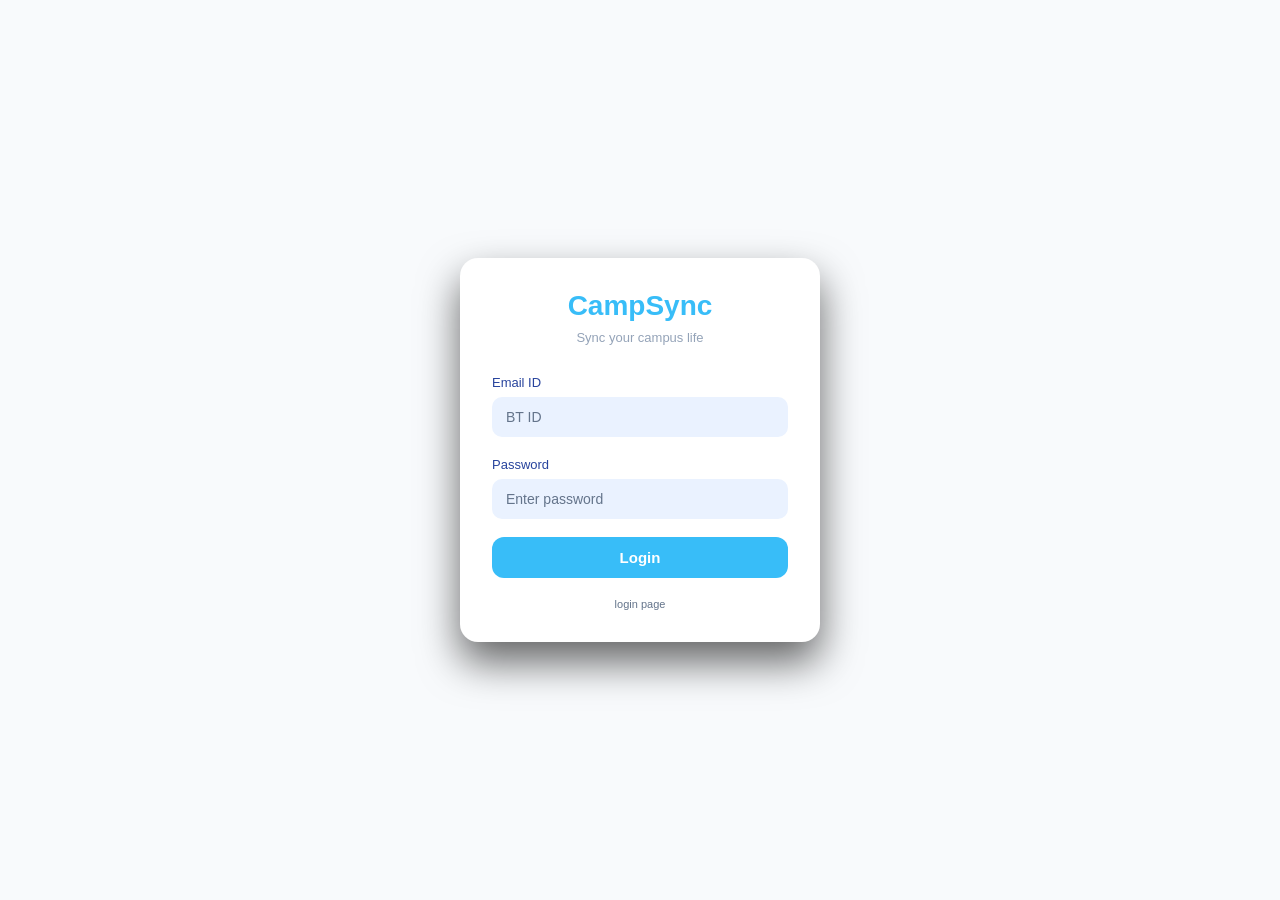
<file: index.html>
<!DOCTYPE html>
<html lang="en">
<head>
  <meta charset="UTF-8" />
  <title>CampSync Login</title>
  <meta name="viewport" content="width=device-width, initial-scale=1.0" />

  <style>
    * {
      box-sizing: border-box;
      font-family: 'Segoe UI', sans-serif;
    }

    body {
      margin: 0;
      height: 100vh;
      background: #f8fafc;
      display: flex;
      align-items: center;
      justify-content: center;
      color: white;
    }

    .login-card {
      background: #ffffff;
      padding: 32px;
      width: 360px;
      border-radius: 18px;
      box-shadow: 0 20px 40px rgba(0, 0, 0, 0.6);
      border-color: e2e8f0;
    }

    .logo {
      text-align: center;
      font-size: 28px;
      font-weight: 700;
      margin-bottom: 8px;
      color: #38bdf8;
    }

    .tagline {
      text-align: center;
      font-size: 13px;
      color: #94a3b8;
      margin-bottom: 28px;
    }

    label {
      font-size: 13px;
      color: #27439d;
    }

    input {
      width: 100%;
      padding: 12px 14px;
      margin-top: 6px;
      margin-bottom: 18px;
      border-radius: 10px;
      border: none;
      outline: none;
      background: #eaf2ff;
      color: #0e2852;
      font-size: 14px;
    }

    input::placeholder {
      color: #64748b;
    }

    button {
      width: 100%;
      padding: 12px;
      border-radius: 12px;
      border: none;
      background: #38bdf8;
      color: white;
      font-size: 15px;
      font-weight: 600;
      cursor: pointer;
      transition: transform 0.2s, opacity 0.2s;
    }

    button:hover {
      transform: translateY(-1px);
      opacity: 0.9;
    }

    .error {
      margin-top: 14px;
      text-align: center;
      color: #f87171;
      font-size: 13px;
      display: none;
    }

    .note {
      margin-top: 20px;
      font-size: 11px;
      color: #64748b;
      text-align: center;
    }
  </style>
</head>

<body>

  <div class="login-card">
    <div class="logo">CampSync</div>
    <div class="tagline">Sync your campus life</div>

    <label>Email ID</label>
    <input
      type="email"
      id="email"
      placeholder="BT ID"
    />

    <label>Password</label>
    <input
      type="password"
      id="password"
      placeholder="Enter password"
    />

    <button onclick="login()">Login</button>

    <div class="error" id="errorMsg">
      Invalid email or password
    </div>

    <div class="note">
      login page  
    </div>
  </div>

  <script>
    function login() {
      const email = document.querySelector('#email').value.trim();
      const password = document.querySelector('#password').value.trim();
      const errorMsg = document.querySelector('#errorMsg');

    
      if (
        (email === 'bt25cse041@iiitn.ac.in' && password === 'vix1') ||
        (email === 'bt25cse056@iiitn.ac.in' && password === 'cat1')
      ) {
        window.location.href = 'home.html';
      } else {
        errorMsg.style.display = 'block';
      }
    }
  </script>

</body>
</html>
</file>
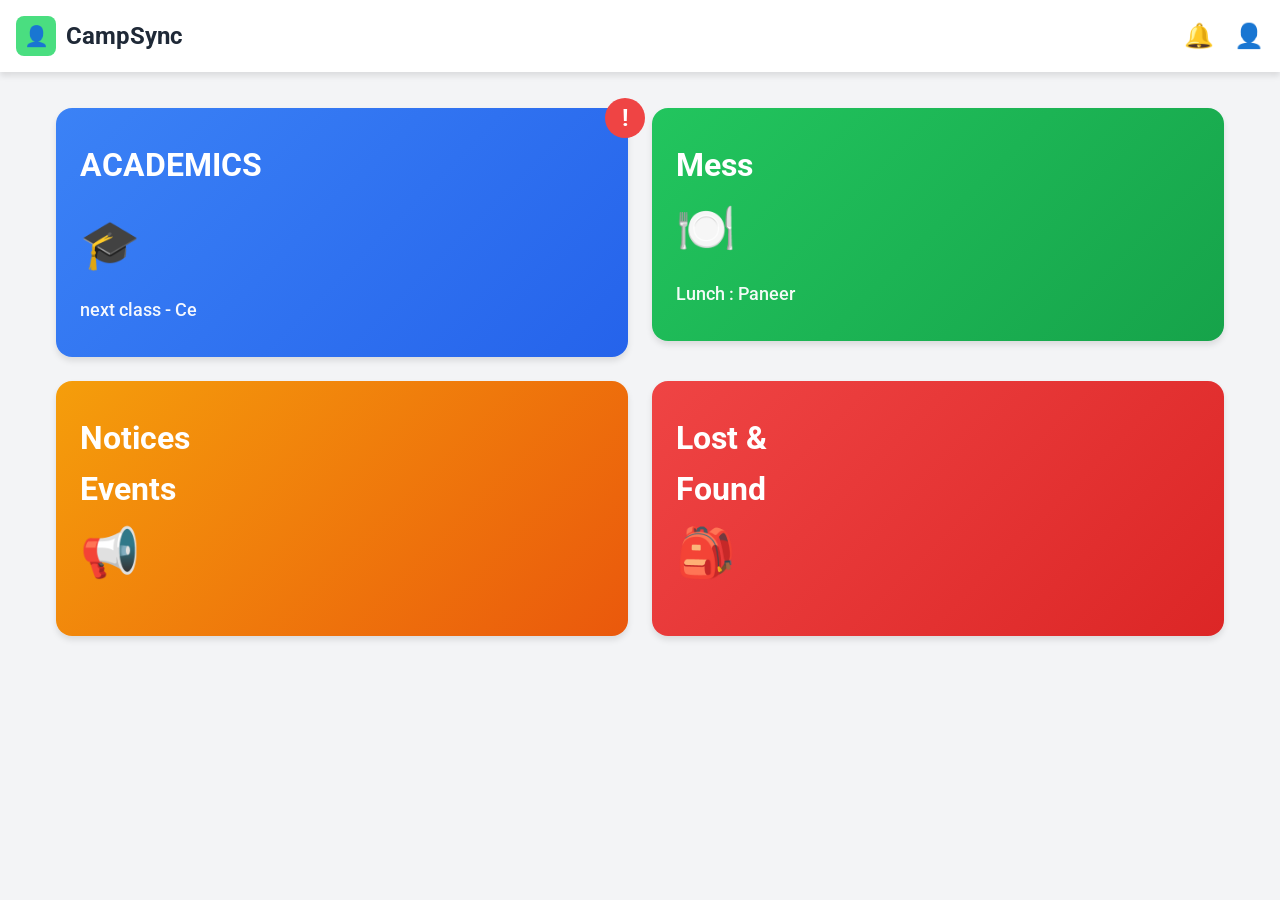
<file: home.html>
<!DOCTYPE html>
<html lang="en">
<head>
    <meta charset="UTF-8">
    <meta name="viewport" content="width=device-width, initial-scale=1.0">
    <title>Semicoders - Student Portal</title>
    
     <link rel="preconnect" href="https://fonts.googleapis.com">
    <link rel="preconnect" href="https://fonts.gstatic.com" crossorigin>
    <link href="https://fonts.googleapis.com/css2?family=Roboto:wght@400;500;700&display=swap" rel="stylesheet">

    <link rel="stylesheet" href="css/home.css">
</head>
<body>
    
    <header>
        <a href="#" class="logo">
      <div class="logo-icon">👤</div>
          <span>CampSync</span>
        </a>
        <nav class="header-actions">
     <button class="icon-btn" aria-label="Notifications">🔔</button>
            <button class="icon-btn" aria-label="User Profile">👤</button>
        </nav>
    </header>

  
    <main>
        <section class="grid">
           <a href="blocks/academics.html"> <article class="card card-primary"> 
                <div class="card-header">
                    <h2 class="card-title">ACADEMICS</h2>
            <div class="card-badge">!</div>
        </div>
               <div>
                    <div class="card-icon">🎓</div>
                    <p class="card-subtitle">next class - Ce</p>
                </div>
            </article>
           </a>
           
         <a href="blocks/mess.html">   <article class="card card-success">
                <div>
                    <h2 class="card-title">Mess</h2>
                    <div class="card-icon">🍽️</div>
                    <p class="card-subtitle">Lunch : Paneer</p>
                </div>
            </article>
         </a>
            
          <a href="blocks/notices_events.html">  <article class="card card-warning">
                <div>
                    <h2 class="card-title">Notices<br>Events</h2>
                    <div class="card-icon">📢</div>
                </div>
            </article>
          </a>
            
        <a href="blocks/Lost.html">    <article class="card card-danger">
                <div>
                    <h2 class="card-title">Lost & <br>Found</h2>
                    <div class="card-icon">🎒</div>
                </div>
            </article>
        </a>
        </section>
    </main>
</body>
</html>
</file>
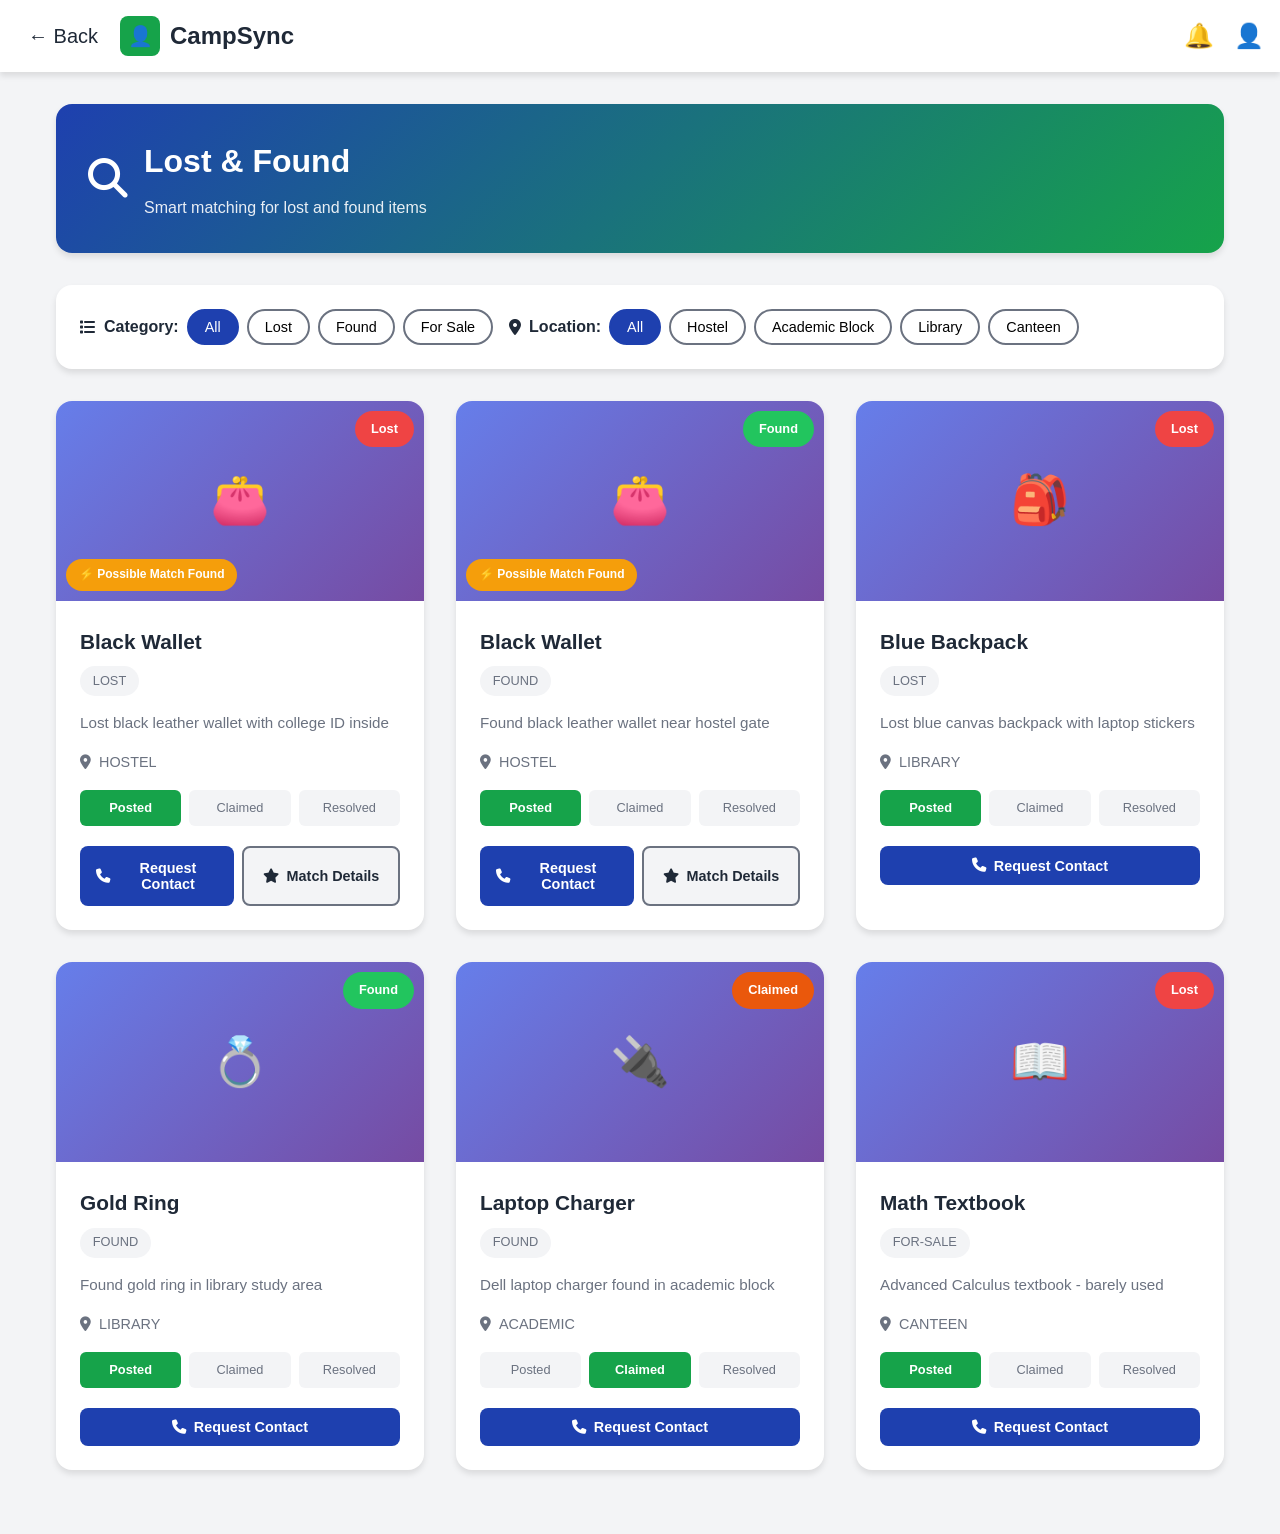
<file: blocks/Lost.html>
<!DOCTYPE html>
<html lang="en">
<head>
    <meta charset="UTF-8">
    <meta name="viewport" content="width=device-width, initial-scale=1.0">
    <title>Smart Lost & Found | Semicoders</title>
    <link rel="stylesheet" href="https://cdnjs.cloudflare.com/ajax/libs/font-awesome/6.4.0/css/all.min.css">
    <style>
        :root {
            --color-primary: #1e40af;
            --color-success: #16a34a;
            --color-warning: #ea580c;
            --color-danger: #dc2626;
            --color-text: #1f2937;
            --color-text-light: #6b7280;
            --color-bg: #f3f4f6;
            --color-white: #ffffff;
            --color-lost: #ef4444;
            --color-found: #22c55e;
            --color-match: #f59e0b;
            --radius: 16px;
            --shadow: 0 4px 6px rgba(0, 0, 0, 0.1);
            --shadow-hover: 0 12px 24px rgba(0, 0, 0, 0.15);
            --space: 16px;
            --transition: all 0.3s cubic-bezier(0.4, 0, 0.2, 1);
        }

        * {
            margin: 0;
            padding: 0;
            box-sizing: border-box;
        }

        body {
            font-family: -apple-system, BlinkMacSystemFont, 'Segoe UI', sans-serif;
            background-color: var(--color-bg);
            color: var(--color-text);
            line-height: 1.6;
        }

        /* Top Header */
        .top-header {
            background: var(--color-white);
            padding: var(--space);
            display: flex;
            justify-content: space-between;
            align-items: center;
            box-shadow: var(--shadow);
            position: sticky;
            top: 0;
            z-index: 100;
        }

        .header-left {
            display: flex;
            align-items: center;
            gap: 10px;
        }

        .back-btn {
            background: none;
            border: none;
            font-size: 20px;
            cursor: pointer;
            color: var(--color-text);
            padding: 8px 12px;
            border-radius: 6px;
            transition: background 0.2s;
        }

        .back-btn:hover {
            background: var(--color-bg);
        }

        .branding {
            display: flex;
            align-items: center;
            gap: 10px;
            text-decoration: none;
            color: var(--color-text);
        }

        .branding-logo {
            width: 40px;
            height: 40px;
            background: var(--color-success);
            border-radius: 8px;
            display: flex;
            align-items: center;
            justify-content: center;
            font-weight: 700;
            font-size: 20px;
        }

        .branding-text {
            font-weight: 700;
            font-size: 24px;
        }

        .header-right {
            display: flex;
            align-items: center;
            gap: 20px;
        }

        .icon-btn {
            background: none;
            border: none;
            font-size: 24px;
            cursor: pointer;
            color: var(--color-text);
            transition: opacity 0.2s;
        }

        .icon-btn:hover {
            opacity: 0.7;
        }

        /* Main Content */
        .container {
            max-width: 1200px;
            margin: 0 auto;
            padding: 2rem 1rem;
        }

        .section-header {
            background: linear-gradient(135deg, var(--color-primary) 0%, var(--color-success) 100%);
            border-radius: var(--radius);
            padding: 2rem;
            margin-bottom: 2rem;
            display: flex;
            align-items: center;
            gap: 1rem;
            box-shadow: var(--shadow);
        }

        .section-header h1 {
            font-size: 2rem;
            color: white;
            font-weight: 600;
        }

        .section-header i {
            font-size: 2.5rem;
            color: white;
        }

        /* Filter Section */
        .filters {
            display: flex;
            flex-wrap: wrap;
            gap: 1rem;
            margin-bottom: 2rem;
            padding: 1.5rem;
            background: var(--color-white);
            border-radius: var(--radius);
            box-shadow: var(--shadow);
        }

        .filter-group {
            display: flex;
            gap: 0.5rem;
            flex-wrap: wrap;
        }

        .filter-label {
            font-weight: 600;
            color: var(--color-text);
            display: flex;
            align-items: center;
            gap: 0.5rem;
        }

        .filter-btn {
            padding: 0.5rem 1rem;
            border: 2px solid var(--color-text-light);
            background: var(--color-white);
            border-radius: 20px;
            cursor: pointer;
            transition: var(--transition);
            font-size: 0.9rem;
            font-weight: 500;
        }

        .filter-btn:hover {
            border-color: var(--color-primary);
            color: var(--color-primary);
        }

        .filter-btn.active {
            background: var(--color-primary);
            color: white;
            border-color: var(--color-primary);
        }

        /* Cards Grid */
        .cards-grid {
            display: grid;
            grid-template-columns: repeat(auto-fill, minmax(300px, 1fr));
            gap: 2rem;
            margin-bottom: 2rem;
        }

        .card {
            background: var(--color-white);
            border-radius: var(--radius);
            overflow: hidden;
            box-shadow: var(--shadow);
            transition: var(--transition);
            position: relative;
        }

        .card:hover {
            transform: translateY(-8px);
            box-shadow: var(--shadow-hover);
        }

        .card-image {
            width: 100%;
            height: 200px;
            background: linear-gradient(135deg, #667eea 0%, #764ba2 100%);
            display: flex;
            align-items: center;
            justify-content: center;
            font-size: 3rem;
            color: white;
            position: relative;
        }

        .card-status {
            position: absolute;
            top: 10px;
            right: 10px;
            padding: 0.5rem 1rem;
            border-radius: 20px;
            font-size: 0.8rem;
            font-weight: 600;
            color: white;
        }

        .status-lost {
            background: var(--color-lost);
        }

        .status-found {
            background: var(--color-found);
        }

        .status-claimed {
            background: var(--color-warning);
        }

        .status-resolved {
            background: var(--color-text-light);
        }

        .match-badge {
            position: absolute;
            bottom: 10px;
            left: 10px;
            background: var(--color-match);
            color: white;
            padding: 0.4rem 0.8rem;
            border-radius: 20px;
            font-size: 0.75rem;
            font-weight: 600;
            display: flex;
            align-items: center;
            gap: 0.3rem;
            animation: pulse 2s infinite;
        }

        @keyframes pulse {
            0%, 100% { transform: scale(1); }
            50% { transform: scale(1.05); }
        }

        .card-body {
            padding: 1.5rem;
        }

        .card-title {
            font-size: 1.3rem;
            font-weight: 600;
            margin-bottom: 0.5rem;
            color: var(--color-text);
        }

        .card-category {
            display: inline-block;
            background: var(--color-bg);
            padding: 0.3rem 0.8rem;
            border-radius: 20px;
            font-size: 0.8rem;
            font-weight: 500;
            color: var(--color-text-light);
            margin-bottom: 1rem;
        }

        .card-description {
            color: var(--color-text-light);
            margin-bottom: 1rem;
            font-size: 0.95rem;
            line-height: 1.5;
        }

        .card-location {
            display: flex;
            align-items: center;
            gap: 0.5rem;
            color: var(--color-text-light);
            margin-bottom: 1rem;
            font-size: 0.9rem;
        }

        .card-actions {
            display: flex;
            gap: 0.5rem;
        }

        .btn {
            flex: 1;
            padding: 0.7rem 1rem;
            border: none;
            border-radius: 8px;
            cursor: pointer;
            font-weight: 600;
            transition: var(--transition);
            font-size: 0.9rem;
            display: flex;
            align-items: center;
            justify-content: center;
            gap: 0.5rem;
        }

        .btn-primary {
          margin-top: 20px;
            background: var(--color-primary);
            color: white;
        }

        .btn-primary:hover {
            background: #1e3a8a;
        }

        .btn-secondary {
          margin-top: 20px;
            background: var(--color-bg);
            height: 60px;
            color: var(--color-text);
            border: 2px solid var(--color-text-light);
        }

        .btn-secondary:hover {
            background: var(--color-text-light);
            color: white;
        }

        .contact-info {
            display: none;
            margin-top: 1rem;
            padding: 1rem;
            background: var(--color-bg);
            border-radius: 8px;
            border-left: 4px solid var(--color-success);
        }

        .contact-info.show {
            display: block;
            animation: slideDown 0.3s ease;
        }

        @keyframes slideDown {
            from {
                opacity: 0;
                transform: translateY(-10px);
            }
            to {
                opacity: 1;
                transform: translateY(0);
            }
        }

        .contact-item {
            display: flex;
            align-items: center;
            gap: 0.5rem;
            margin: 0.5rem 0;
            font-size: 0.9rem;
        }

        /* Empty State */
        .empty-state {
            text-align: center;
            padding: 3rem 1rem;
            background: var(--color-white);
            border-radius: var(--radius);
            box-shadow: var(--shadow);
        }

        .empty-state i {
            font-size: 3rem;
            color: var(--color-text-light);
            margin-bottom: 1rem;
        }

        .empty-state h3 {
            color: var(--color-text);
            margin-bottom: 0.5rem;
        }

        .empty-state p {
            color: var(--color-text-light);
        }

        /* Status Flow */
        .status-flow {
            display: flex;
            gap: 0.5rem;
            margin-top: 1rem;
            font-size: 0.8rem;
        }

        .flow-step {
            flex: 1;
            padding: 0.5rem;
            background: var(--color-bg);
            border-radius: 6px;
            text-align: center;
            color: var(--color-text-light);
            transition: var(--transition);
        }

        .flow-step.active {
            background: var(--color-success);
            color: white;
            font-weight: 600;
        }

        /* Responsive */
        @media (max-width: 768px) {
            .section-header {
                padding: 1.5rem;
            }

            .section-header h1 {
                font-size: 1.5rem;
            }

            .section-header i {
                font-size: 2rem;
            }

            .cards-grid {
                grid-template-columns: 1fr;
                gap: 1.5rem;
            }

            .filters {
                flex-direction: column;
            }

            .filter-group {
                width: 100%;
            }

            .card-actions {
                flex-direction: column;
            }

            .btn {
                width: 100%;
            }
        }
    </style>
</head>
<body>
  
    <header class="top-header">
        <div class="header-left">
            <button class="back-btn" onclick="goBack()">← Back</button>
            <a href="#" class="branding">
                <div class="branding-logo">👤</div>
                <span class="branding-text">CampSync</span>
            </a>
        </div>
        <nav class="header-right">
            <button class="icon-btn" aria-label="Notifications">🔔</button>
            <button class="icon-btn" aria-label="User Profile">👤</button>
        </nav>
    </header>

   
    <div class="container">
      
        <div class="section-header">
            <i class="fas fa-search"></i>
            <div>
                <h1>Lost & Found</h1>
                <p style="color: rgba(255,255,255,0.9); margin-top: 0.5rem;">Smart matching for lost and found items</p>
            </div>
        </div>

     
        <div class="filters">
            <div class="filter-group">
                <span class="filter-label"><i class="fas fa-list"></i> Category:</span>
                <button class="filter-btn active" data-filter="all">All</button>
                <button class="filter-btn" data-filter="lost">Lost</button>
                <button class="filter-btn" data-filter="found">Found</button>
                <button class="filter-btn" data-filter="for-sale">For Sale</button>
            </div>
            <div class="filter-group">
                <span class="filter-label"><i class="fas fa-map-marker-alt"></i> Location:</span>
                <button class="filter-btn active" data-location="all">All</button>
                <button class="filter-btn" data-location="hostel">Hostel</button>
                <button class="filter-btn" data-location="academic">Academic Block</button>
                <button class="filter-btn" data-location="library">Library</button>
                <button class="filter-btn" data-location="canteen">Canteen</button>
            </div>
        </div>

     
        <div class="cards-grid" id="itemsGrid">
       
        </div>

        <div class="empty-state" id="emptyState" style="display: none;">
            <i class="fas fa-inbox"></i>
            <h3>No items found</h3>
            <p>Try adjusting your filters</p>
        </div>
    </div>

    <script>
     
        const items = [
            {
                id: 1,
                title: "Black Wallet",
                category: "lost",
                description: "Lost black leather wallet with college ID inside",
                emoji: "👛",
                location: "hostel",
                status: "lost", 
                contact: { name: "Raj Kumar", phone: "98XXXXXX23", email: "raj@college.edu" }
            },
            {
                id: 2,
                title: "Black Wallet",
                category: "found",
                description: "Found black leather wallet near hostel gate",
                emoji: "👛",
                location: "hostel",
                status: "found",
                contact: { name: "Priya Singh", phone: "97XXXXXX45", email: "priya@college.edu" }
            },
            {
                id: 3,
                title: "Blue Backpack",
                category: "lost",
                description: "Lost blue canvas backpack with laptop stickers",
                emoji: "🎒",
                location: "library",
                status: "lost",
                contact: { name: "Arjun Patel", phone: "99XXXXXX12", email: "arjun@college.edu" }
            },
            {
                id: 4,
                title: "Gold Ring",
                category: "found",
                description: "Found gold ring in library study area",
                emoji: "💍",
                location: "library",
                status: "found",
                contact: { name: "Sneha Sharma", phone: "96XXXXXX78", email: "sneha@college.edu" }
            },
            {
                id: 5,
                title: "Laptop Charger",
                category: "found",
                description: "Dell laptop charger found in academic block",
                emoji: "🔌",
                location: "academic",
                status: "claimed",
                contact: { name: "Vikram Reddy", phone: "95XXXXXX34", email: "vikram@college.edu" }
            },
            {
                id: 6,
                title: "Math Textbook",
                category: "for-sale",
                description: "Advanced Calculus textbook - barely used",
                emoji: "📖",
                location: "canteen",
                status: "lost",
                contact: { name: "Anjali Verma", phone: "94XXXXXX56", email: "anjali@college.edu" }
            }
        ];

        let activeCategory = 'all';
        let activeLocation = 'all';

    
        function checkPossibleMatch(item) {
            if (item.category === 'for-sale') return null;
            
            const oppositeCategory = item.category === 'lost' ? 'found' : 'lost';
            return items.find(otherItem => 
                otherItem.category === oppositeCategory && 
                otherItem.title.toLowerCase() === item.title.toLowerCase()
            );
        }

        function renderItems() {
            const grid = document.getElementById('itemsGrid');
            const emptyState = document.getElementById('emptyState');
            grid.innerHTML = '';

            const filtered = items.filter(item => {
                const categoryMatch = activeCategory === 'all' || item.category === activeCategory;
                const locationMatch = activeLocation === 'all' || item.location === activeLocation;
                return categoryMatch && locationMatch;
            });

            if (filtered.length === 0) {
                emptyState.style.display = 'block';
                return;
            }

            emptyState.style.display = 'none';

            filtered.forEach(item => {
                const match = checkPossibleMatch(item);
                const card = document.createElement('div');
                card.className = 'card';
                card.innerHTML = `
                    <div class="card-image">
                        <span>${item.emoji}</span>
                        <div class="card-status status-${item.status}">
                            ${item.status.charAt(0).toUpperCase() + item.status.slice(1)}
                        </div>
                        ${match ? `<div class="match-badge">⚡ Possible Match Found</div>` : ''}
                    </div>
                    <div class="card-body">
                        <h3 class="card-title">${item.title}</h3>
                        <span class="card-category">${item.category.toUpperCase()}</span>
                        <p class="card-description">${item.description}</p>
                        <div class="card-location">
                            <i class="fas fa-map-marker-alt"></i>
                            <span>${item.location.replace('-', ' ').toUpperCase()}</span>
                        </div>
                        <div class="status-flow">
                            <div class="flow-step ${item.status === 'lost' || item.status === 'found' ? 'active' : ''}">Posted</div>
                            <div class="flow-step ${item.status === 'claimed' ? 'active' : ''}">Claimed</div>
                            <div class="flow-step ${item.status === 'resolved' ? 'active' : ''}">Resolved</div>
                        </div>
                        <div class="card-actions">
                            <button class="btn btn-primary" onclick="toggleContact(this)">
                                <i class="fas fa-phone"></i> Request Contact
                            </button>
                            ${match ? `<button class="btn btn-secondary"><i class="fas fa-star"></i> Match Details</button>` : ''}
                        </div>
                        <div class="contact-info">
                            <div class="contact-item">
                                <i class="fas fa-user"></i>
                                <strong>${item.contact.name}</strong>
                            </div>
                            <div class="contact-item">
                                <i class="fas fa-phone"></i>
                                <span>${item.contact.phone}</span>
                            </div>
                            <div class="contact-item">
                                <i class="fas fa-envelope"></i>
                                <span>${item.contact.email}</span>
                            </div>
                        </div>
                    </div>
                `;
                grid.appendChild(card);
            });
        }

       
        function toggleContact(btn) {
            const card = btn.closest('.card');
            const contactInfo = card.querySelector('.contact-info');
            contactInfo.classList.toggle('show');
            btn.textContent = contactInfo.classList.contains('show') ? '✓ Contact Info' : '📞 Request Contact';
        }

     
        document.querySelectorAll('[data-filter]').forEach(btn => {
            btn.addEventListener('click', function() {
                document.querySelectorAll('[data-filter]').forEach(b => b.classList.remove('active'));
                this.classList.add('active');
                activeCategory = this.dataset.filter;
                renderItems();
            });
        });

        document.querySelectorAll('[data-location]').forEach(btn => {
            btn.addEventListener('click', function() {
                document.querySelectorAll('[data-location]').forEach(b => b.classList.remove('active'));
                this.classList.add('active');
                activeLocation = this.dataset.location;
                renderItems();
            });
        });

        function goBack() {
            window.history.back();
        }

      
        renderItems();
    </script>
</body>
</html>
</file>
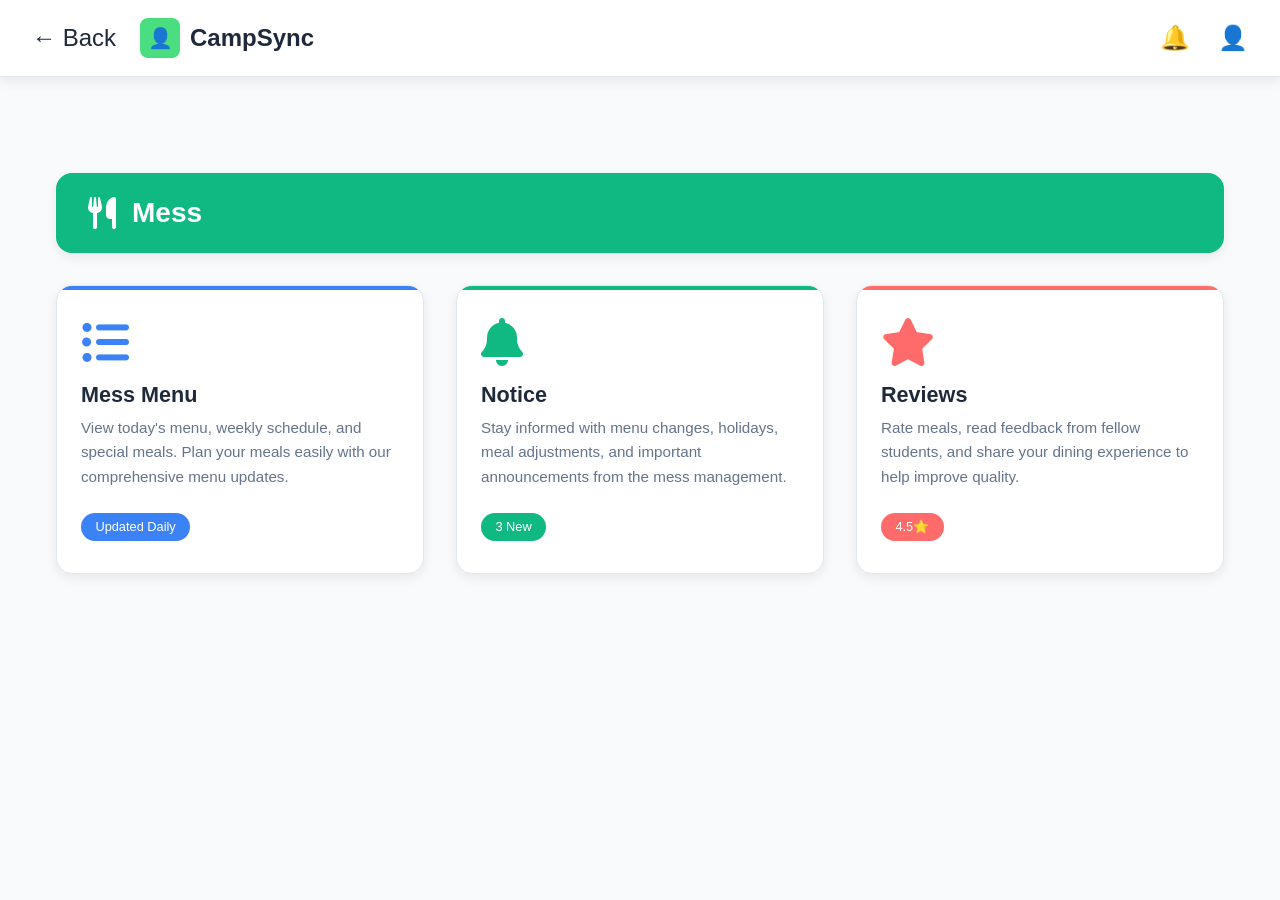
<file: blocks/mess.html>
<!DOCTYPE html>
<html lang="en">
<head>
    <meta charset="UTF-8">
    <meta name="viewport" content="width=device-width, initial-scale=1.0">
    <title>Semicoders Mess Portal</title>
    <link rel="stylesheet" href="https://cdnjs.cloudflare.com/ajax/libs/font-awesome/6.4.0/css/all.min.css">
    
    <link rel="stylesheet" href="../css/mess.css">
</head>
<body>
    <header class="top-header">
        <div class="header-left">
            <button class="back-btn" onclick="goBack()">← Back</button>
            <a href="#" class="branding">
                <div class="branding-logo">👤</div>
                <span >CampSync</span>
            </a>
        </div>
        <nav class="header-right">
            <button class="icon-btn" aria-label="Notifications">🔔</button>
            <button class="icon-btn" aria-label="User Profile">👤</button>
        </nav>
    </header>

    <div class="main-wrapper">
        <aside class="sidebar-menu">
            <div class="sidebar-header">MENU</div>
            <nav class="sidebar-nav">
                <a href="#" class="nav-item active">
                    <i class="fas fa-clock"></i>
                    <span>Time Table</span>
                </a>
                <a href="#" class="nav-item">
                    <i class="fas fa-check-circle"></i>
                    <span>Attendance</span>
                </a>
                <a href="#" class="nav-item">
                    <i class="fas fa-tasks"></i>
                    <span>Tasks</span>
                </a>
                <a href="#" class="nav-item">
                    <i class="fas fa-calendar"></i>
                    <span>Calendar</span>
                </a>
                <a href="#" class="nav-item">
                    <i class="fas fa-hourglass"></i>
                    <span>Focus Timer</span>
                </a>
            </nav>
        </aside>

        <div class="content-area">
            <div class="section-header">
                <i class="fas fa-utensils"></i>
                <h1>Mess</h1>
            </div>

        <main class="cards-grid">
            <article class="card">
                <div>
                    <i class="fas fa-list-ul card-icon"></i>
                    <h2 class="card-title">Mess Menu</h2>
                    <p class="card-description">View today's menu, weekly schedule, and special meals. Plan your meals easily with our comprehensive menu updates.</p>
                </div>
                <span class="card-badge">Updated Daily</span>
            </article>

            <article class="card">
                <div>
                    <i class="fas fa-bell card-icon"></i>
                    <h2 class="card-title">Notice</h2>
                    <p class="card-description">Stay informed with menu changes, holidays, meal adjustments, and important announcements from the mess management.</p>
                </div>
                <span class="card-badge">3 New</span>
            </article>

            <article class="card">
                <div>
                    <i class="fas fa-star card-icon"></i>
                    <h2 class="card-title">Reviews</h2>
                    <p class="card-description">Rate meals, read feedback from fellow students, and share your dining experience to help improve quality.</p>
                </div>
                <span class="card-badge">4.5⭐</span>
            </article>
            </main>
        </div>
    </div>
   <script>
       
        function goBack() {
            window.history.back();
        }
    </script>
</body>
</html>
</file>
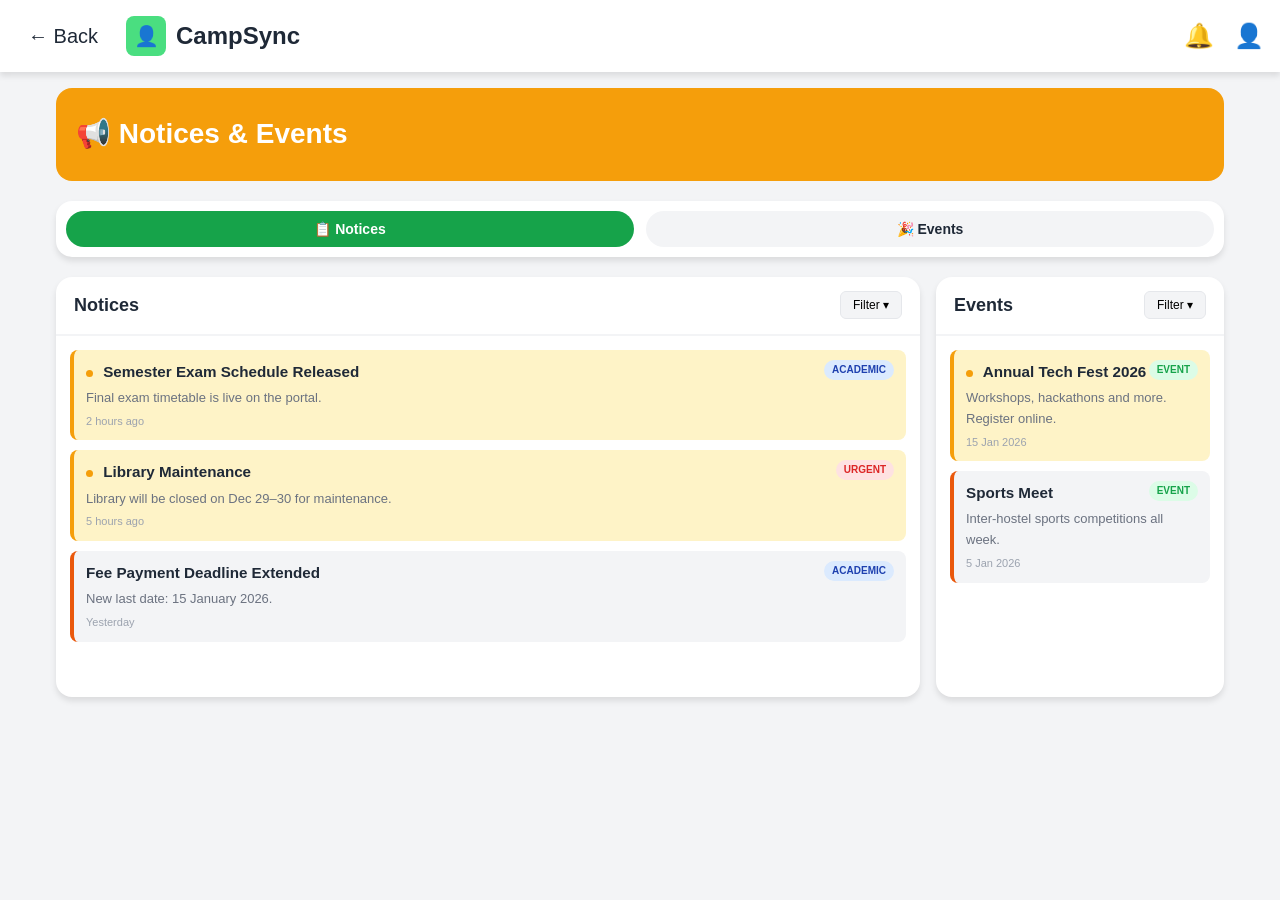
<file: blocks/notices_events.html>
<!DOCTYPE html>
<html lang="en">
<head>
  <meta charset="UTF-8" />
  <meta name="viewport" content="width=device-width, initial-scale=1.0" />
  <title>Notices & Events - Semicoders</title>

  <link rel="stylesheet" href="../css/notices.css">
</head>
<body>
 
   <header>
        <div style="display: flex; align-items: center; gap: 16px;">
            <button class="back-btn" onclick="goBack()">← Back</button>
            <a href="#" class="logo">
                <div class="logo-icon">👤</div>
                <span>CampSync</span>
            </a>
        </div>
        <nav class="header-actions">
            <button class="icon-btn" aria-label="Notifications">🔔</button>
            <button class="icon-btn" aria-label="User Profile">👤</button>
        </nav>
    </header>

 
  <div class="container">
    <div class="page-header">
      <h1>📢 Notices & Events</h1>
    </div>

   
    <div class="toggle-panel">
      <button class="toggle-btn active" id="btnNotices" onclick="switchView('notices')">
        📋 Notices
      </button>
      <button class="toggle-btn" id="btnEvents" onclick="switchView('events')">
        🎉 Events
      </button>
    </div>

    <div class="content-wrapper view-notices" id="contentWrapper">
  
      <section class="panel show" id="noticesPanel">
        <div class="panel-header">
          <h2>Notices</h2>
          <button class="filter-btn" onclick="showFilterInfo('notices')">Filter ▾</button>
        </div>
        <div class="panel-content" id="noticesContent"></div>
      </section>

      
      <section class="panel show" id="eventsPanel">
        <div class="panel-header">
          <h2>Events</h2>
          <button class="filter-btn" onclick="showFilterInfo('events')">Filter ▾</button>
        </div>
        <div class="panel-content" id="eventsContent"></div>
      </section>
    </div>
  </div>

  <script>
    
    const notices = [
      { id: 1, title: 'Semester Exam Schedule Released', text: 'Final exam timetable is live on the portal.', badge: 'Academic', date: '2 hours ago', unread: true },
      { id: 2, title: 'Library Maintenance', text: 'Library will be closed on Dec 29–30 for maintenance.', badge: 'Urgent', date: '5 hours ago', unread: true },
      { id: 3, title: 'Fee Payment Deadline Extended', text: 'New last date: 15 January 2026.', badge: 'Academic', date: 'Yesterday', unread: false }
    ];

    const events = [
      { id: 101, title: 'Annual Tech Fest 2026', text: 'Workshops, hackathons and more. Register online.', badge: 'Event', date: '15 Jan 2026', unread: true },
      { id: 102, title: 'Sports Meet', text: 'Inter‑hostel sports competitions all week.', badge: 'Event', date: '5 Jan 2026', unread: false }
    ];

    let currentView = 'notices';

    function renderItems(container, items) {
      if (!items.length) {
        container.innerHTML = `
          <div class="empty-state">
            <div class="empty-icon">📭</div>
            <div>No items yet</div>
            <div>Check again later</div>
          </div>`;
        return;
      }

      container.innerHTML = items.map(item => `
        <article class="item ${item.unread ? 'unread' : ''}" onclick="markAsRead(${item.id})">
          <div class="item-header">
            <h3 class="item-title">
              ${item.unread ? '<span class="unread-indicator"></span>' : ''}
              ${item.title}
            </h3>
            <div class="badges">
              <span class="badge badge-${item.badge.toLowerCase()}">${item.badge}</span>
            </div>
          </div>
          <p class="item-text">${item.text}</p>
          <div class="item-date">${item.date}</div>
        </article>
      `).join('');
    }

    function switchView(view) {
      if (view === currentView) return;

      const wrapper = document.getElementById('contentWrapper');
      const btnNotices = document.getElementById('btnNotices');
      const btnEvents = document.getElementById('btnEvents');
      const noticesPanel = document.getElementById('noticesPanel');
      const eventsPanel = document.getElementById('eventsPanel');


      btnNotices.classList.toggle('active', view === 'notices');
      btnEvents.classList.toggle('active', view === 'events');


      wrapper.classList.remove('view-notices', 'view-events');
      wrapper.classList.add(view === 'notices' ? 'view-notices' : 'view-events');

     
      noticesPanel.classList.remove('slide-from-left', 'slide-from-right', 'show');
      eventsPanel.classList.remove('slide-from-left', 'slide-from-right', 'show');

      if (view === 'notices') {
        noticesPanel.classList.add('slide-from-left');
        eventsPanel.classList.add('slide-from-right');
      } else {
        eventsPanel.classList.add('slide-from-left');
        noticesPanel.classList.add('slide-from-right');
      }

    
      void noticesPanel.offsetWidth;

      noticesPanel.classList.add('show');
      eventsPanel.classList.add('show');

      currentView = view;
    }

    function markAsRead(id) {
      const all = [...notices, ...events];
      const item = all.find(x => x.id === id);
      if (!item) return;
      item.unread = false;
      renderItems(document.getElementById('noticesContent'), notices);
      renderItems(document.getElementById('eventsContent'), events);
    }

    function showFilterInfo(panel) {
      alert('Filter for ' + panel + ' will be added later.');
    }

    document.addEventListener('DOMContentLoaded', () => {
      renderItems(document.getElementById('noticesContent'), notices);
      renderItems(document.getElementById('eventsContent'), events);
    });
    
       
        function goBack() {
            window.history.back();
        }
    
  </script>
</body>
</html>
</file>
<file: css/home.css>
:root {
            --color-primary: #1e40af;
             --color-success: #16a34a;
            --color-warning: #ea580c;
      --color-danger: #dc2626;
             --color-text: #1f2937;
             --color-text-light: #6b7280;
           --color-bg: #f3f4f6;
            --color-white: #ffffff;
            --radius: 16px;
            --shadow: 0 4px 6px rgba(0, 0, 0, 0.1);
            --space: 16px;
        }
      a{
        text-decoration: none;
      }
        * {
            margin: 0;
             padding: 0;
            box-sizing: border-box;
        }

    body {
            font-family:Roboto, Arial;
            background-color: var(--color-bg);
              color: var(--color-text);
            line-height: 1.6;
        }

        
        header {
            background: var(--color-white);
              padding: var(--space);
         
           display: flex;
            justify-content: space-between;
        align-items: center;
            box-shadow: var(--shadow);
           position: sticky;
            top: 0;
          z-index: 100;
        }

        .logo {
            display: flex;
            align-items: center;
             gap: 10px;
            font-size: 24px;
               font-weight: 700;
             text-decoration: none;
            color: var(--color-text);
        }

        .logo-icon {
            width: 40px;
            height: 40px;
            background: #4ade80;
            border-radius: 8px;
              display: flex;
            align-items: center;
            justify-content: center;
            font-size: 20px;
        }

        .header-actions {
            display: flex;
            gap: 20px;
             align-items: center;
        }

        .icon-btn {
            background: none;
            border: none;
            font-size: 24px;
             cursor: pointer;
            color: var(--color-text);
            transition: opacity 0.2s;
        }

        .icon-btn:hover {
             opacity: 0.7;
        }

        main {
            max-width: 1200px;
      margin: 0 auto;
            padding: var(--space);
        }

    
        .grid {
            display: grid;
          grid-template-columns: repeat(2, 1fr);
            gap: 24px;
            margin-top: 20px;
        }

        .card {
            border-radius: var(--radius);
            padding: 32px 24px;
            color: var(--color-white);
            display: flex;
            flex-direction: column;
            justify-content: space-between;
            min-height: 180px;
            box-shadow: var(--shadow);
            transition: transform 0.3s ease, box-shadow 0.3s ease;
            position: relative;
            cursor: pointer;
        }

        .card:hover {
            transform: translateY(-4px);
            box-shadow: 0 8px 12px rgba(0, 0, 0, 0.15);
        }

        .card-primary {
            background: linear-gradient(135deg, #3b82f6 0%, #2563eb 100%);
        }

        .card-success {
            background: linear-gradient(135deg, #22c55e 0%, #16a34a 100%);
        }

        .card-warning {
            background: linear-gradient(135deg, #f59e0b 0%, #ea580c 100%);
        }

        .card-danger {
            background: linear-gradient(135deg, #ef4444 0%, #dc2626 100%);
        }

        .card-header {
            display: flex;
            justify-content: space-between;
            align-items: flex-start;
            margin-bottom: 16px;
        }

        .card-title {
            font-size: 32px;
            font-weight: 700;
            margin: 0;
        }

        .card-badge {
           position: absolute;
           top: -10px;
           right: -17px;
            background: #ef4444;
            color: white;
            width: 40px;
            height: 40px;
            border-radius: 50%;
            display: flex;
            align-items: center;
            justify-content: center;
            font-size: 24px;
            font-weight: bold;
        }

        .card-icon {
            font-size: 48px;
            margin-bottom: 12px;
        }

        .card-subtitle {
            font-size: 18px;
            opacity: 0.95;
            font-weight: 500;
        }

        .card-text {
            font-size: 16px;
            opacity: 0.9;
        }

        @media (max-width: 768px) {
            header {
                padding: 12px;
            }

            .logo {
                font-size: 20px;
            }

            .logo-icon {
                width: 32px;
                height: 32px;
                font-size: 16px;
            }

            .grid {
                grid-template-columns: 1fr;
                gap: 16px;
            }

            .card {
                padding: 24px;
                min-height: 160px;
            }

            .card-title {
                font-size: 28px;
            }

            .card-icon {
                font-size: 40px;
            }

            main {
                padding: 12px;
            }

            .header-actions {
                gap: 12px;
            }

            .icon-btn {
                font-size: 20px;
            }
        }

        @media (max-width: 480px) {
            .card-title {
                font-size: 24px;
            }

            .card-subtitle {
                font-size: 16px;
            }

            .grid {
                grid-template-columns: 1fr;
            }
        }
</file>
<file: css/mess.css>
:root {
            --color-bg-primary: #f8fafc;
            --color-bg-secondary: #ffffff;
            --color-text-primary: #1e293b;
            --color-text-secondary: #64748b;
            --color-border: #e2e8f0;
            --color-blue: #3b82f6;
            --color-green: #10b981;
            --color-coral: #ff6b6b;
            --color-shadow: 0 4px 12px rgba(0, 0, 0, 0.08);
            --color-shadow-hover: 0 12px 24px rgba(0, 0, 0, 0.12);
            --radius-lg: 16px;
            --radius-md: 8px;
            --transition: all 0.3s cubic-bezier(0.4, 0, 0.2, 1);
        }

        
        .top-header {
            background: var(--color-bg-secondary);
            border-bottom: 1px solid var(--color-border);
            padding: 1rem 1.5rem;
            display: flex;
            justify-content: space-between;
            align-items: center;
            position: sticky;
            top: 0;
            z-index: 100;
            box-shadow: var(--color-shadow);
        }

        .header-left {
            display: flex;
            align-items: center;
            gap: 1rem;
        }

        .back-btn {
            background: none;
            border: none;
            font-size: 1.5rem;
            color: var(--color-text-primary);
            cursor: pointer;
            transition: var(--transition);
            padding: 0.5rem;
            display: flex;
            align-items: center;
            justify-content: center;
        }

        .back-btn:hover {
            color: var(--color-text-primary);
            transform: scale(1.1);
        }

        .header-right {
            display: flex;
            align-items: center;
            gap: 0.75rem;
        }

        .icon-btn {
            background: none;
            border: none;
            font-size: 1.5rem;
            color: var(--color-text-primary);
            cursor: pointer;
            transition: var(--transition);
            padding: 0.5rem;
            position: relative;
            display: flex;
            align-items: center;
            justify-content: center;
        }

        .icon-btn:hover {
            color: var(--color-blue);
            transform: scale(1.1);
        }

        .badge-dot {
            position: absolute;
            top: 4px;
            right: 4px;
            width: 8px;
            height: 8px;
            background: var(--color-coral);
            border-radius: 50%;
        }

        * {
            margin: 0;
            padding: 0;
            box-sizing: border-box;
        }

        body {
            font-family: -apple-system, BlinkMacSystemFont, 'Segoe UI', Roboto, sans-serif;
            background: var(--color-bg-primary);
            min-height: 100vh;
            color: var(--color-text-primary);
            display: flex;
            flex-direction: column;
        }

        .main-wrapper {
            display: flex;
            flex: 1;
            margin-top: 64px;
        }

        .sidebar-menu {
            width: 280px;
            background: var(--color-bg-secondary);
            border-right: 1px solid var(--color-border);
            padding: 1.5rem 0;
            position: sticky;
            top: 64px;
            height: calc(100vh - 64px);
            overflow-y: auto;
            display: none;
        }

        .sidebar-header {
            font-size: 0.75rem;
            font-weight: 700;
            color: var(--color-text-secondary);
            padding: 0 1.5rem;
            margin-bottom: 1rem;
            letter-spacing: 0.5px;
        }

        .sidebar-nav {
            display: flex;
            flex-direction: column;
            gap: 0;
        }

        .nav-item {
            display: flex;
            align-items: center;
            gap: 1rem;
            padding: 0.75rem 1.5rem;
            color: var(--color-text-secondary);
            text-decoration: none;
            transition: var(--transition);
            font-weight: 500;
        }

        .nav-item:hover {
            background: var(--color-bg-primary);
            color: var(--color-blue);
        }

        .nav-item.active {
            background: var(--color-blue);
            color: white;
            border-right: 3px solid var(--color-blue);
        }

        .nav-item i {
            font-size: 1.1rem;
            width: 20px;
        }

        .content-area {
            flex: 1;
            padding: 2rem 1rem;
            max-width: 1200px;
            margin: 0 auto;
            width: 100%;
        }

        .section-header {
            background: var(--color-green);
            border-radius: var(--radius-lg);
            padding: 1.5rem 2rem;
            margin-bottom: 2rem;
            display: flex;
            align-items: center;
            gap: 1rem;
            box-shadow: var(--color-shadow);
        }

        .section-header h1 {
            font-size: 1.75rem;
            color: white;
            font-weight: 600;
        }

        .section-header i {
            font-size: 2rem;
            color: white;
        }

        .header-bar {
            background: var(--color-green);
            border-radius: var(--radius-lg);
            padding: 1.5rem 2rem;
            margin-bottom: 3rem;
            display: flex;
            align-items: center;
            gap: 1rem;
            box-shadow: var(--color-shadow);
        }

        .header-bar h1 {
            font-size: 1.75rem;
            color: var(--color-text-primary);
            font-weight: 600;
        }

        .header-bar i {
            font-size: 2rem;
            color: var(--color-text-primary);
        }

       
        .branding {
         display: flex;
            align-items: center;
            gap: 10px;
            font-size: 24px;
            font-weight: 700;
            text-decoration: none;
            color: var(--color-text);
        }

        .branding-logo {
          width: 40px;
            height: 40px;
            background: #4ade80;
            border-radius: 8px;
            display: flex;
            align-items: center;
            justify-content: center;
            font-size: 20px;
        }

        .branding-text {
            font-weight: 600;
            font-size: 1.1rem;
            color: var(--color-text-primary);
            letter-spacing: 0.5px;
        }

        .cards-grid {
            display: grid;
            grid-template-columns: repeat(auto-fit, minmax(280px, 1fr));
            gap: 2rem;
            margin-bottom: 2rem;
        }

        .card {
            background: var(--color-bg-secondary);
            border-radius: var(--radius-lg);
            padding: 2rem 1.5rem;
            box-shadow: var(--color-shadow);
            transition: var(--transition);
            cursor: pointer;
            position: relative;
            overflow: hidden;
            border: 1px solid var(--color-border);
            min-height: 280px;
            display: flex;
            flex-direction: column;
            justify-content: space-between;
        }

        .card::before {
            content: '';
            position: absolute;
            top: 0;
            left: 0;
            right: 0;
            height: 4px;
            background: var(--color-blue);
            transition: height 0.3s ease;
        }

        .card:nth-child(2)::before {
            background: var(--color-green);
        }

        .card:nth-child(3)::before {
            background: var(--color-coral);
        }

        .card:hover {
            transform: translateY(-8px);
            box-shadow: var(--color-shadow-hover);
            border-color: var(--color-blue);
        }

        .card:nth-child(2):hover {
            border-color: var(--color-green);
        }

        .card:nth-child(3):hover {
            border-color: var(--color-coral);
        }

        .card-icon {
            font-size: 3rem;
            margin-bottom: 1rem;
            color: var(--color-blue);
        }

        .card:nth-child(2) .card-icon {
            color: var(--color-green);
        }

        .card:nth-child(3) .card-icon {
            color: var(--color-coral);
        }

        .card-title {
            font-size: 1.35rem;
            font-weight: 600;
            color: var(--color-text-primary);
            margin-bottom: 0.5rem;
        }

        .card-description {
            font-size: 0.95rem;
            color: var(--color-text-secondary);
            line-height: 1.6;
            margin-bottom: 1.5rem;
            flex-grow: 1;
        }

        .card-badge {
            display: inline-block;
            background: var(--color-blue);
            color: white;
            padding: 0.4rem 0.9rem;
            border-radius: 20px;
            font-size: 0.8rem;
            font-weight: 500;
            align-self: flex-start;
        }

        .card:nth-child(2) .card-badge {
            background: var(--color-green);
        }

        .card:nth-child(3) .card-badge {
            background: var(--color-coral);
        }

       
        @media (max-width: 768px) {
            .top-header {
                padding: 0.75rem 1rem;
            }

            .back-btn {
                font-size: 1.25rem;
            }

            .back-btn::after {
                content: '';
            }

            .icon-btn {
                font-size: 1.25rem;
            }

            .sidebar-menu {
                display: none;
            }

            .content-area {
                padding: 1.5rem 1rem;
            }

            .section-header {
                padding: 1rem 1.5rem;
                margin-bottom: 1.5rem;
            }

            .section-header h1 {
                font-size: 1.5rem;
            }

            .cards-grid {
                grid-template-columns: 1fr;
                gap: 1.5rem;
            }

            .card {
                padding: 1.5rem 1.25rem;
                min-height: auto;
            }

            .card-icon {
                font-size: 2.5rem;
            }

            .card-title {
                font-size: 1.2rem;
            }
        }

        
        .card:focus-visible {
            outline: 2px solid var(--color-blue);
            outline-offset: 2px;
        }

        
        @keyframes slideUp {
            from {
                opacity: 0;
                transform: translateY(20px);
            }
            to {
                opacity: 1;
                transform: translateY(0);
            }
        }

        .card {
            animation: slideUp 0.6s ease-out forwards;
        }

        .card:nth-child(2) {
            animation-delay: 0.1s;
        }

        .card:nth-child(3) {
            animation-delay: 0.2s;
        }
</file>
<file: css/notices.css>
:root {
      --color-primary: #1e40af;
      --color-success: #16a34a;
      --color-warning: #ea580c;
      --color-danger: #dc2626;
      --color-text: #1f2937;
      --color-text-light: #6b7280;
      --color-bg: #f3f4f6;
      --color-white: #ffffff;
      --radius: 16px;
      --shadow: 0 4px 6px rgba(0, 0, 0, 0.1);
      --space: 16px;
    }

    * {
      margin: 0;
      padding: 0;
      box-sizing: border-box;
    }

    body {
      font-family: -apple-system, BlinkMacSystemFont, 'Segoe UI', sans-serif;
      background-color: var(--color-bg);
      color: var(--color-text);
      line-height: 1.6;
    }

    header {
      background: var(--color-white);
      padding: var(--space);
      display: flex;
      justify-content: space-between;
      align-items: center;
      box-shadow: var(--shadow);
      position: sticky;
      top: 0;
      z-index: 100;
    }

    .logo {
      display: flex;
      align-items: center;
      gap: 10px;
      font-size: 24px;
      font-weight: 700;
      text-decoration: none;
      color: var(--color-text);
    }

    .logo-icon {
      width: 40px;
      height: 40px;
      background: #4ade80;
      border-radius: 8px;
      display: flex;
      align-items: center;
      justify-content: center;
      font-size: 20px;
    }

    .header-actions {
      display: flex;
      gap: 20px;
      align-items: center;
    }

    .icon-btn {
      background: none;
      border: none;
      font-size: 24px;
      cursor: pointer;
      color: var(--color-text);
      transition: opacity 0.2s;
    }

    .icon-btn:hover {
      opacity: 0.7;
    }

    .back-btn {
      background: none;
      border: none;
      font-size: 20px;
      cursor: pointer;
      color: var(--color-text);
      padding: 8px 12px;
      border-radius: 6px;
      transition: background 0.2s;
    }

    .back-btn:hover {
      background: var(--color-bg);
    }


    .container {
      max-width: 1200px;
      margin: 0 auto;
      padding: var(--space);
      min-height: calc(100vh - 80px);
    }

    
    .page-header {
      background: #f59e0b;
      color: white;
      padding: 24px 20px;
      border-radius: var(--radius);
      margin-bottom: 20px;
      display: flex;
      justify-content: space-between;
      align-items: center;
    }

    .page-header h1 {
      font-size: 28px;
      display: flex;
      align-items: center;
      gap: 10px;
    }


    .toggle-panel {
      display: flex;
      gap: 12px;
      background: var(--color-white);
      padding: 10px;
      border-radius: var(--radius);
      margin-bottom: 20px;
      box-shadow: var(--shadow);
    }

    .toggle-btn {
      flex: 1;
      padding: 10px 18px;
      border: none;
      border-radius: 999px;
      font-size: 14px;
      font-weight: 600;
      cursor: pointer;
      background: var(--color-bg);
      color: var(--color-text);
      transition: all 0.25s ease;
    }

    .toggle-btn.active {
      background: #16a34a;
      color: white;
    }

    .content-wrapper {
      display: grid;
      grid-template-columns: 3fr 1fr;
      gap: 16px;
      min-height: 420px;
    }

    .panel {
      background: var(--color-white);
      border-radius: var(--radius);
      box-shadow: var(--shadow);
      overflow: hidden;
      display: flex;
      flex-direction: column;
      transition: transform 0.35s ease, opacity 0.35s ease;
      grid-row: 1 / 2; 
    }

    .panel-header {
      padding: 14px 18px;
      border-bottom: 2px solid var(--color-bg);
      display: flex;
      justify-content: space-between;
      align-items: center;
    }

    .panel-header h2 {
      font-size: 18px;
      margin: 0;
    }

    .filter-btn {
      background: var(--color-bg);
      border: 1px solid #e5e7eb;
      padding: 6px 12px;
      border-radius: 6px;
      font-size: 12px;
      cursor: pointer;
    }

    .panel-content {
      padding: 14px;
      flex: 1;
      overflow-y: auto;
      display: flex;
      flex-direction: column;
      gap: 10px;
    }

    .panel-content::-webkit-scrollbar {
      width: 6px;
    }

    .panel-content::-webkit-scrollbar-track {
      background: var(--color-bg);
      border-radius: 3px;
    }

    .panel-content::-webkit-scrollbar-thumb {
      background: #cbd5e1;
      border-radius: 3px;
    }

  
    .item {
      background: var(--color-bg);
      border-left: 4px solid var(--color-warning);
      padding: 10px 12px;
      border-radius: 8px;
      cursor: pointer;
      transition: transform 0.2s ease, box-shadow 0.2s ease;
      font-size: 13px;
    }

    .item:hover {
      transform: translateX(4px);
      box-shadow: 0 4px 10px rgba(0, 0, 0, 0.12);
    }

    .item.unread {
      background: #fef3c7;
      border-left-color: #f59e0b;
    }

    .item-header {
      display: flex;
      justify-content: space-between;
      align-items: flex-start;
      margin-bottom: 4px;
    }

    .item-title {
      font-weight: 600;
    }

    .badges {
      display: flex;
      gap: 4px;
      flex-wrap: wrap;
    }

    .badge {
      padding: 2px 8px;
      border-radius: 999px;
      font-size: 10px;
      font-weight: 600;
      text-transform: uppercase;
    }

    .badge-urgent {
      background: #fee2e2;
      color: #dc2626;
    }

    .badge-academic {
      background: #dbeafe;
      color: #1e40af;
    }

    .badge-event {
      background: #dcfce7;
      color: #16a34a;
    }

    .unread-indicator {
      width: 7px;
      height: 7px;
      border-radius: 50%;
      background: #f59e0b;
      display: inline-block;
      margin-right: 6px;
    }

    .item-text {
      color: var(--color-text-light);
      margin-bottom: 4px;
    }

    .item-date {
      font-size: 11px;
      color: #9ca3af;
    }

 
    .empty-state {
      height: 100%;
      display: flex;
      flex-direction: column;
      justify-content: center;
      align-items: center;
      text-align: center;
      color: var(--color-text-light);
      gap: 8px;
    }

    .empty-icon {
      font-size: 40px;
      opacity: 0.6;
    }

   
    .view-notices #noticesPanel {
      grid-column: 1 / 2;
    }

    .view-notices #eventsPanel {
      grid-column: 2 / 3;
    }

    .view-events #eventsPanel {
      grid-column: 1 / 2;
    }

    .view-events #noticesPanel {
      grid-column: 2 / 3;
    }


    .panel.slide-from-left {
      transform: translateX(-20px);
      opacity: 0;
    }

    .panel.slide-from-right {
      transform: translateX(20px);
      opacity: 0;
    }

    .panel.show {
      transform: translateX(0);
      opacity: 1;
    }

 
    @media (max-width: 768px) {
      .content-wrapper {
        grid-template-columns: 1fr;
      }

      .view-notices #noticesPanel,
      .view-notices #eventsPanel,
      .view-events #noticesPanel,
      .view-events #eventsPanel {
        grid-column: 1 / 2;
      }
    }
</file>
